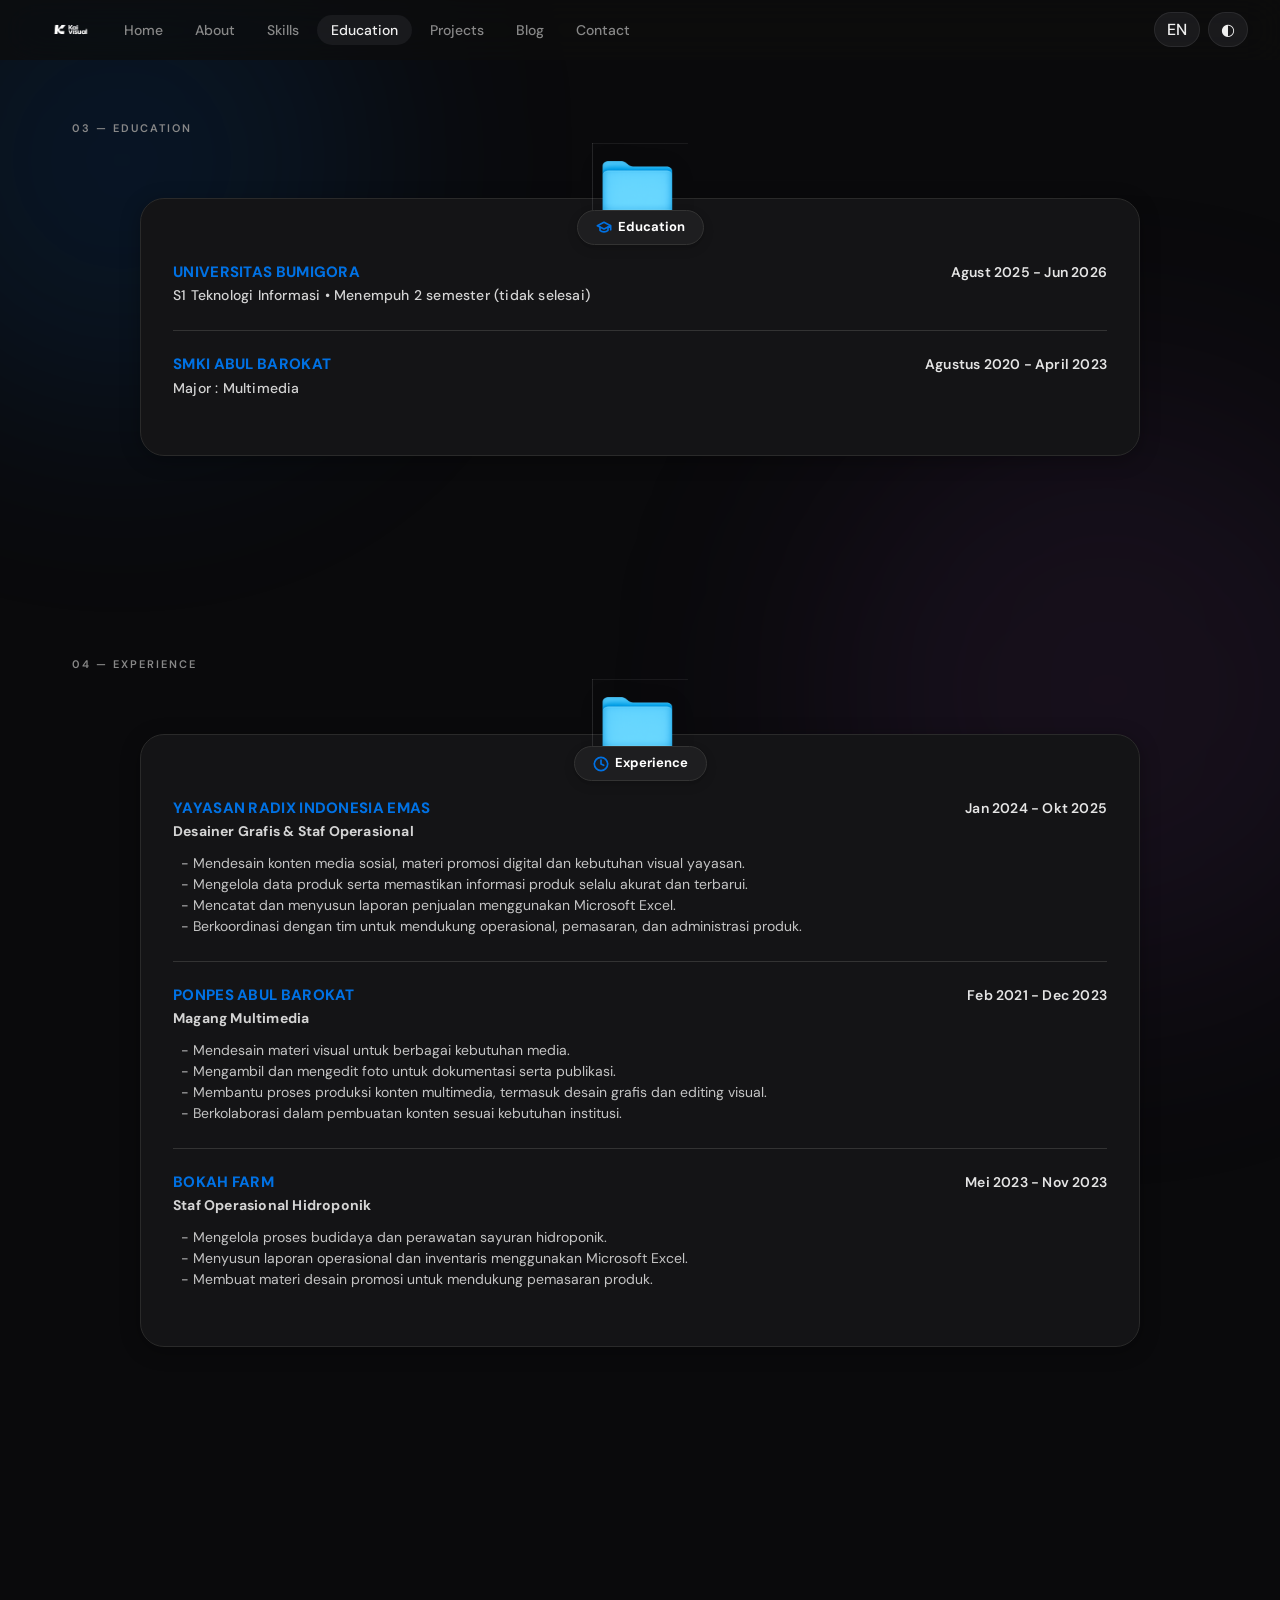
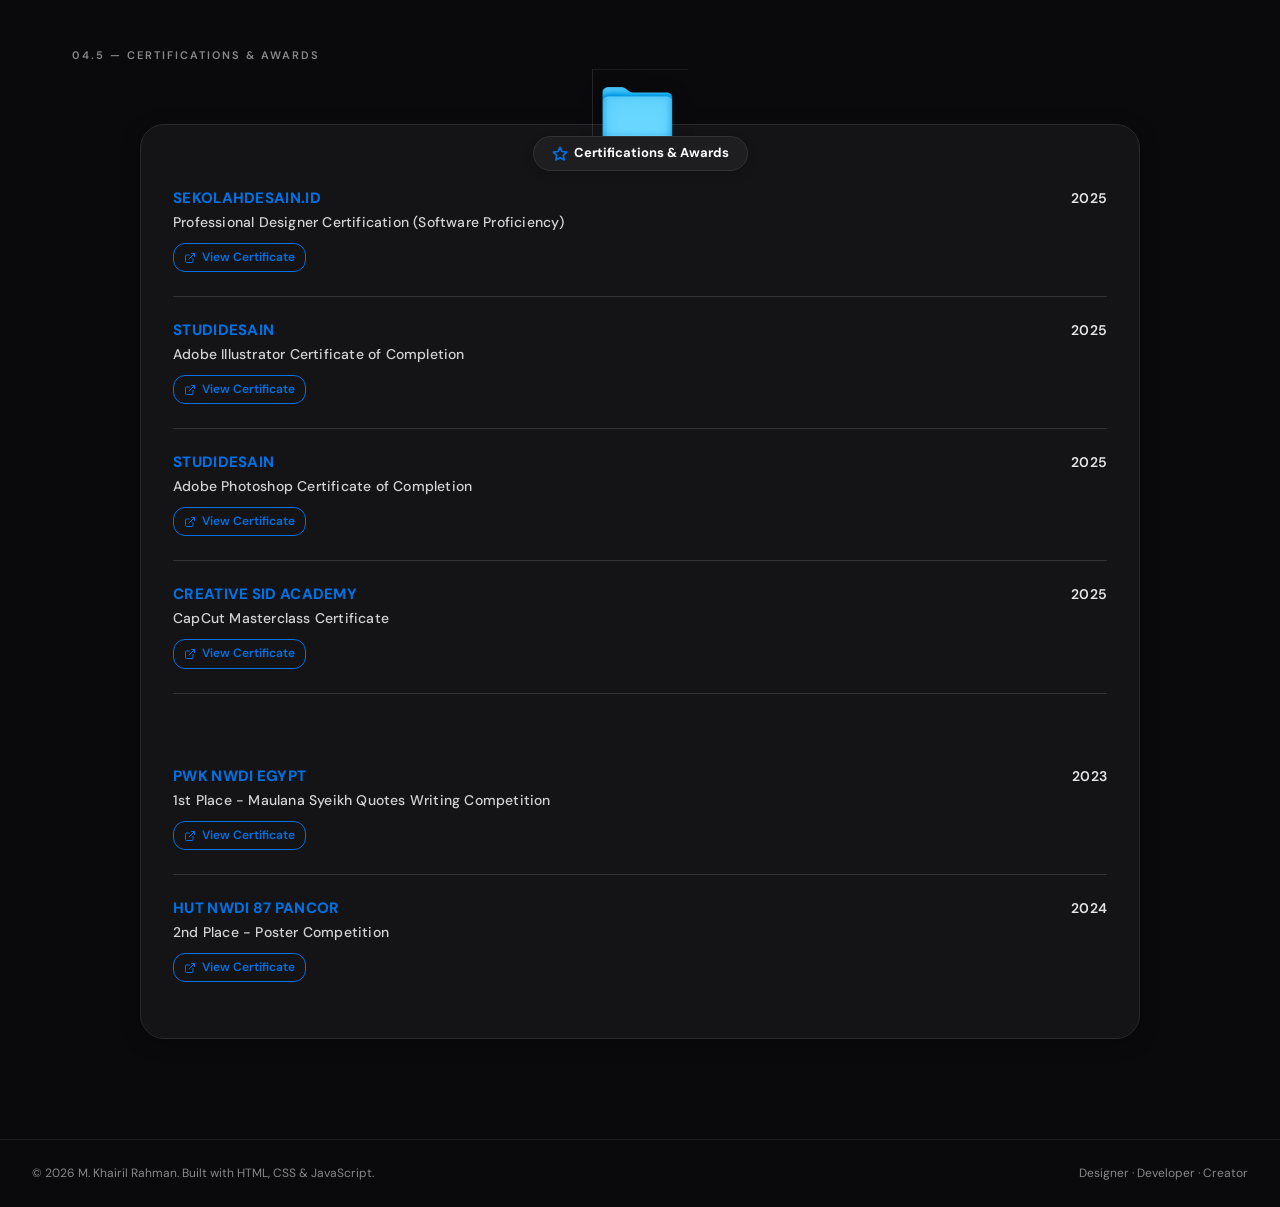
<file: port/all-about-me.html>
<!DOCTYPE html>
<html lang="en">

<head>
  <meta charset="UTF-8" />
  <meta name="viewport" content="width=device-width, initial-scale=1.0" />
  <title>M. Khairil Rahman — Portfolio 2026</title>
  <link rel="preconnect" href="https://fonts.googleapis.com" />
  <link rel="preconnect" href="https://fonts.gstatic.com" crossorigin />
  <link
    href="https://fonts.googleapis.com/css2?family=DM+Sans:ital,opsz,wght@0,9..40,300;0,9..40,400;0,9..40,500;0,9..40,700;1,9..40,400;1,9..40,700&family=DM+Serif+Display:ital@0;1&display=swap"
    rel="stylesheet" />
  <link rel="stylesheet" href="style.css" />
</head>

<body class="dark">

  <!-- NAVBAR -->
  <nav class="navbar" id="navbar">
    <a href="index.html#home" class="nav-logo">
      <img src="assets/icon%20apps/kaivisual%20New%20Logo-07.png" alt="Logo" />
    </a>
    <ul class="nav-links">
      <li><a href="index.html#home" class="nav-link" data-i18n="nav.home">Home</a></li>
      <li><a href="index.html#about" class="nav-link" data-i18n="nav.about">About</a></li>
      <li><a href="index.html#skills" class="nav-link" data-i18n="nav.skills">Skills</a></li>
      <li><a href="#education" class="nav-link active" data-i18n="nav.education">Education</a></li>
      <li><a href="index.html#projects" class="nav-link" data-i18n="nav.projects">Projects</a></li>
      <li><a href="index.html#blog" class="nav-link" data-i18n="nav.blog">Blog</a></li>
      <li><a href="index.html#contact" class="nav-link" data-i18n="nav.contact">Contact</a></li>
    </ul>
    <div style="display: flex; gap: 8px; align-items: center; margin-left: auto;">
      <button class="lang-toggle" id="langToggle" aria-label="Toggle language">ID</button>
      <button class="dark-toggle" id="darkToggle" aria-label="Toggle dark mode">
        <span class="toggle-icon">◐</span>
      </button>
      <button class="hamburger" id="hamburger" aria-label="Menu" style="margin-left: 8px;">
        <span></span><span></span><span></span>
      </button>
    </div>
  </nav>



  <!-- EDUCATION SECTION -->
  <section class="experience" id="education" style="padding-top: 120px;">
    <div class="section-label reveal" data-i18n="edu.title">03 — Education</div>

    <div class="single-folder-container reveal">
      <div class="folder-card-wrapper">
        <div class="folder-tab-header">
          <img src="assets/icon apps/folder.png" alt="Folder Tab" class="folder-tab-image" />
          <div class="folder-tab-label">
            <span class="tab-icon">
              <svg viewBox="0 0 24 24" width="16" height="16" fill="none" stroke="currentColor" stroke-width="2.5"
                stroke-linecap="round" stroke-linejoin="round">
                <path d="M22 10v6M2 10l10-5 10 5-10 5z"></path>
                <path d="M6 12v5c3 3 9 3 12 0v-5"></path>
              </svg>
            </span>
            Education
          </div>
        </div>

        <div class="folder-card-body">
          <div class="exp-table-row">
            <div class="exp-details-col">
              <div class="exp-company">Universitas Bumigora</div>
              <div class="exp-role" style="text-transform: none;">S1 Teknologi Informasi &bull; Menempuh 2 semester
                (tidak selesai)</div>
            </div>
            <div class="exp-date-col">Agust 2025 - Jun 2026</div>
          </div>
          <div class="exp-table-row">
            <div class="exp-details-col">
              <div class="exp-company">SMKI Abul Barokat</div>
              <div class="exp-role" style="text-transform: none;">Major : Multimedia</div>
            </div>
            <div class="exp-date-col">Agustus
              2020 - April 2023</div>
          </div>
        </div>
      </div>
    </div>
  </section>

  <!-- EXPERIENCE SECTION -->
  <section class="experience" id="experience">
    <div class="section-label reveal" data-i18n="exp.title">04 — Experience</div>

    <div class="single-folder-container reveal">
      <!-- FOLDER: EXPERIENCE -->
      <div class="folder-card-wrapper">
        <div class="folder-tab-header">
          <img src="assets/icon apps/folder.png" alt="Folder Tab" class="folder-tab-image" />
          <div class="folder-tab-label">
            <span class="tab-icon">
              <svg viewBox="0 0 24 24" width="16" height="16" fill="none" stroke="currentColor" stroke-width="2.5"
                stroke-linecap="round" stroke-linejoin="round">
                <circle cx="12" cy="12" r="10"></circle>
                <polyline points="12 6 12 12 16 14"></polyline>
              </svg>
            </span>
            Experience
          </div>
        </div>

        <div class="folder-card-body">
          <!-- Row 1 -->
          <div class="exp-table-row">
            <div class="exp-details-col">
              <div class="exp-company">Yayasan Radix Indonesia Emas</div>
              <div class="exp-role" style="text-transform: none; font-weight: bold; margin-bottom: 8px;">Desainer Grafis
                &amp; Staf Operasional</div>
              <ul
                style="margin: 0; padding-left: 20px; font-size: 14px; opacity: 0.8; line-height: 1.5; list-style-type: '- ';">
                <li>Mendesain konten media sosial, materi promosi digital dan kebutuhan visual yayasan.</li>
                <li>Mengelola data produk serta memastikan informasi produk selalu akurat dan terbarui.</li>
                <li>Mencatat dan menyusun laporan penjualan menggunakan Microsoft Excel.</li>
                <li>Berkoordinasi dengan tim untuk mendukung operasional, pemasaran, dan administrasi produk.</li>
              </ul>
            </div>
            <div class="exp-date-col">Jan 2024 - Okt 2025</div>
          </div>
          <!-- Row 2 -->
          <div class="exp-table-row">
            <div class="exp-details-col">
              <div class="exp-company">Ponpes Abul Barokat</div>
              <div class="exp-role" style="text-transform: none; font-weight: bold; margin-bottom: 8px;">Magang
                Multimedia</div>
              <ul
                style="margin: 0; padding-left: 20px; font-size: 14px; opacity: 0.8; line-height: 1.5; list-style-type: '- ';">
                <li>Mendesain materi visual untuk berbagai kebutuhan media.</li>
                <li>Mengambil dan mengedit foto untuk dokumentasi serta publikasi.</li>
                <li>Membantu proses produksi konten multimedia, termasuk desain grafis dan editing visual.</li>
                <li>Berkolaborasi dalam pembuatan konten sesuai kebutuhan institusi.</li>
              </ul>
            </div>
            <div class="exp-date-col">Feb 2021 - Dec 2023</div>
          </div>
          <!-- Row 3 -->
          <div class="exp-table-row">
            <div class="exp-details-col">
              <div class="exp-company">Bokah Farm</div>
              <div class="exp-role" style="text-transform: none; font-weight: bold; margin-bottom: 8px;">Staf
                Operasional Hidroponik</div>
              <ul
                style="margin: 0; padding-left: 20px; font-size: 14px; opacity: 0.8; line-height: 1.5; list-style-type: '- ';">
                <li>Mengelola proses budidaya dan perawatan sayuran hidroponik.</li>
                <li>Menyusun laporan operasional dan inventaris menggunakan Microsoft Excel.</li>
                <li>Membuat materi desain promosi untuk mendukung pemasaran produk.</li>
              </ul>
            </div>
            <div class="exp-date-col">Mei 2023 - Nov 2023</div>
          </div>
        </div>
      </div>
    </div>
  </section>

  <!-- CERTIFICATIONS & AWARDS SECTION -->
  <section class="experience" id="certifications" style="margin-top: 100px;">
    <div class="section-label reveal">04.5 — Certifications &amp; Awards</div>

    <div class="single-folder-container reveal">
      <div class="folder-card-wrapper">
        <div class="folder-tab-header">
          <img src="assets/icon apps/folder.png" alt="Folder Tab" class="folder-tab-image" />
          <div class="folder-tab-label">
            <span class="tab-icon">
              <svg viewBox="0 0 24 24" width="16" height="16" fill="none" stroke="currentColor" stroke-width="2.5"
                stroke-linecap="round" stroke-linejoin="round">
                <polygon
                  points="12 2 15.09 8.26 22 9.27 17 14.14 18.18 21.02 12 17.77 5.82 21.02 7 14.14 2 9.27 8.91 8.26 12 2">
                </polygon>
              </svg>
            </span>
            Certifications &amp; Awards
          </div>
        </div>

        <div class="folder-card-body">
          <!-- Cert 1 -->
          <div class="exp-table-row">
            <div class="exp-details-col">
              <div class="exp-company">SekolahDesain.id</div>
              <div class="exp-role" style="text-transform: none;">Professional Designer Certification (Software
                Proficiency)</div>
              <a href="https://drive.google.com/file/d/1e8yqchxCxrOLLAJW5EW491OZ12ApFSYV/view?usp=sharing"
                target="_blank" class="view-cert-btn"
                style="display: inline-flex; align-items: center; gap: 6px; margin-top: 8px; font-size: 12px; font-weight: 600; color: #0071e3; text-decoration: none; padding: 4px 10px; border: 1px solid #0071e3; border-radius: 12px; width: fit-content;">
                <svg width="12" height="12" viewBox="0 0 24 24" fill="none" stroke="currentColor" stroke-width="2"
                  stroke-linecap="round" stroke-linejoin="round">
                  <path d="M18 13v6a2 2 0 0 1-2 2H5a2 2 0 0 1-2-2V8a2 2 0 0 1 2-2h6"></path>
                  <polyline points="15 3 21 3 21 9"></polyline>
                  <line x1="10" y1="14" x2="21" y2="3"></line>
                </svg>
                View Certificate
              </a>
            </div>
            <div class="exp-date-col">2025</div>
          </div>
          <!-- Cert 2 -->
          <div class="exp-table-row">
            <div class="exp-details-col">
              <div class="exp-company">StudiDesain</div>
              <div class="exp-role" style="text-transform: none;">Adobe Illustrator Certificate of Completion</div>
              <a href="#" class="view-cert-btn"
                style="display: inline-flex; align-items: center; gap: 6px; margin-top: 8px; font-size: 12px; font-weight: 600; color: #0071e3; text-decoration: none; padding: 4px 10px; border: 1px solid #0071e3; border-radius: 12px; width: fit-content;">
                <svg width="12" height="12" viewBox="0 0 24 24" fill="none" stroke="currentColor" stroke-width="2"
                  stroke-linecap="round" stroke-linejoin="round">
                  <path d="M18 13v6a2 2 0 0 1-2 2H5a2 2 0 0 1-2-2V8a2 2 0 0 1 2-2h6"></path>
                  <polyline points="15 3 21 3 21 9"></polyline>
                  <line x1="10" y1="14" x2="21" y2="3"></line>
                </svg>
                View Certificate
              </a>
            </div>
            <div class="exp-date-col">2025</div>
          </div>
          <!-- Cert 3 -->
          <div class="exp-table-row">
            <div class="exp-details-col">
              <div class="exp-company">StudiDesain</div>
              <div class="exp-role" style="text-transform: none;">Adobe Photoshop Certificate of Completion</div>
              <a href="https://drive.google.com/file/d/1_SYDD5vtlv7Fv_yMnodeogTlEGJW26-6/view?usp=drive_link"
                target="_blank" class="view-cert-btn"
                style="display: inline-flex; align-items: center; gap: 6px; margin-top: 8px; font-size: 12px; font-weight: 600; color: #0071e3; text-decoration: none; padding: 4px 10px; border: 1px solid #0071e3; border-radius: 12px; width: fit-content;">
                <svg width="12" height="12" viewBox="0 0 24 24" fill="none" stroke="currentColor" stroke-width="2"
                  stroke-linecap="round" stroke-linejoin="round">
                  <path d="M18 13v6a2 2 0 0 1-2 2H5a2 2 0 0 1-2-2V8a2 2 0 0 1 2-2h6"></path>
                  <polyline points="15 3 21 3 21 9"></polyline>
                  <line x1="10" y1="14" x2="21" y2="3"></line>
                </svg>
                View Certificate
              </a>
            </div>
            <div class="exp-date-col">2025</div>
          </div>
          <!-- Cert 4 -->
          <div class="exp-table-row">
            <div class="exp-details-col">
              <div class="exp-company">Creative SID Academy</div>
              <div class="exp-role" style="text-transform: none;">CapCut Masterclass Certificate</div>
              <a href="https://drive.google.com/file/d/17FU4JgRET3nURm3svsICIbRwE8nDIgpw/view?usp=sharing"
                target="_blank" class="view-cert-btn"
                style="display: inline-flex; align-items: center; gap: 6px; margin-top: 8px; font-size: 12px; font-weight: 600; color: #0071e3; text-decoration: none; padding: 4px 10px; border: 1px solid #0071e3; border-radius: 12px; width: fit-content;">
                <svg width="12" height="12" viewBox="0 0 24 24" fill="none" stroke="currentColor" stroke-width="2"
                  stroke-linecap="round" stroke-linejoin="round">
                  <path d="M18 13v6a2 2 0 0 1-2 2H5a2 2 0 0 1-2-2V8a2 2 0 0 1 2-2h6"></path>
                  <polyline points="15 3 21 3 21 9"></polyline>
                  <line x1="10" y1="14" x2="21" y2="3"></line>
                </svg>
                View Certificate
              </a>
            </div>
            <div class="exp-date-col">2025</div>
          </div>

          <div style="margin: 32px 0 16px; height: 1.5px; background: #111; opacity: 0.2;"></div>

          <!-- Award 1 -->
          <div class="exp-table-row">
            <div class="exp-details-col">
              <div class="exp-company">PWK NWDI Egypt</div>
              <div class="exp-role" style="text-transform: none;">1st Place - Maulana Syeikh Quotes Writing Competition
              </div>
              <a href="https://drive.google.com/file/d/18_DrMlpwb7f4XQkw9xmH7hGm4e32XyQ9/view?usp=sharing"
                target="_blank" class="view-cert-btn"
                style="display: inline-flex; align-items: center; gap: 6px; margin-top: 8px; font-size: 12px; font-weight: 600; color: #0071e3; text-decoration: none; padding: 4px 10px; border: 1px solid #0071e3; border-radius: 12px; width: fit-content;">
                <svg width="12" height="12" viewBox="0 0 24 24" fill="none" stroke="currentColor" stroke-width="2"
                  stroke-linecap="round" stroke-linejoin="round">
                  <path d="M18 13v6a2 2 0 0 1-2 2H5a2 2 0 0 1-2-2V8a2 2 0 0 1 2-2h6"></path>
                  <polyline points="15 3 21 3 21 9"></polyline>
                  <line x1="10" y1="14" x2="21" y2="3"></line>
                </svg>
                View Certificate
              </a>
            </div>
            <div class="exp-date-col">2023</div>
          </div>
          <!-- Award 2 -->
          <div class="exp-table-row">
            <div class="exp-details-col">
              <div class="exp-company">HUT NWDI 87 Pancor</div>
              <div class="exp-role" style="text-transform: none;">2nd Place - Poster Competition</div>
              <a href="#" class="view-cert-btn"
                style="display: inline-flex; align-items: center; gap: 6px; margin-top: 8px; font-size: 12px; font-weight: 600; color: #0071e3; text-decoration: none; padding: 4px 10px; border: 1px solid #0071e3; border-radius: 12px; width: fit-content;">
                <svg width="12" height="12" viewBox="0 0 24 24" fill="none" stroke="currentColor" stroke-width="2"
                  stroke-linecap="round" stroke-linejoin="round">
                  <path d="M18 13v6a2 2 0 0 1-2 2H5a2 2 0 0 1-2-2V8a2 2 0 0 1 2-2h6"></path>
                  <polyline points="15 3 21 3 21 9"></polyline>
                  <line x1="10" y1="14" x2="21" y2="3"></line>
                </svg>
                View Certificate
              </a>
            </div>
            <div class="exp-date-col">2024</div>
          </div>
        </div>
      </div>
    </div>
  </section>

  <!-- FOOTER -->
  <footer class="footer">
    <span>© 2026 M. Khairil Rahman. Built with HTML, CSS &amp; JavaScript.</span>
    <span class="footer-role">Designer · Developer · Creator</span>
  </footer>

  <script src="lang.js"></script>
  <script src="script.js"></script>
</body>

</html>
</file>
<file: port/style.css>
/* ===========================
   CSS VARIABLES
=========================== */
:root {
  --white: #ffffff;
  --off-white: #f5f5f7;
  --gray-50: #fafafa;
  --gray-100: #f0f0f0;
  --gray-200: #e5e5e5;
  --gray-300: #d4d4d4;
  --gray-400: #a3a3a3;
  --gray-500: #737373;
  --gray-700: #404040;
  --gray-900: #171717;
  --black: #0a0a0a;
  --blue: #0071e3;
  --blue-light: #2997ff;
  --blue-muted: #cce4ff;

  --bg: #fdfdfd;
  --surface: rgba(255, 255, 255, 0.4);
  --surface-2: rgba(255, 255, 255, 0.6);
  --border: rgba(255, 255, 255, 0.5);
  --glass-border: rgba(255, 255, 255, 0.7);
  --text: var(--gray-900);
  --text-muted: var(--gray-500);
  --window-bg: rgba(255, 255, 255, 0.25);
  --glass-blur: blur(24px);

  --radius-sm: 8px;
  --radius-md: 14px;
  --radius-lg: 20px;
  --radius-xl: 28px;

  --shadow-sm: 0 1px 3px rgba(0, 0, 0, 0.04), 0 1px 2px rgba(0, 0, 0, 0.02);
  --shadow-md: 0 4px 16px rgba(0, 0, 0, 0.06), 0 1px 4px rgba(0, 0, 0, 0.03);
  --shadow-lg: 0 12px 40px rgba(0, 0, 0, 0.08), 0 2px 8px rgba(0, 0, 0, 0.04);
  --shadow-window: 0 20px 60px rgba(0, 0, 0, 0.08), 0 4px 16px rgba(0, 0, 0, 0.04);
  --glass-shadow: 0 8px 32px 0 rgba(31, 38, 135, 0.07);

  --font-sans: 'DM Sans', sans-serif;
  --font-serif: 'DM Serif Display', serif;

  --nav-h: 60px;
  --transition: 0.3s cubic-bezier(0.4, 0, 0.2, 1);
}

/* DARK MODE */
body.dark {
  --bg: #0a0a0c;
  --surface: rgba(30, 30, 35, 0.4);
  --surface-2: rgba(40, 40, 45, 0.5);
  --border: rgba(255, 255, 255, 0.08);
  --glass-border: rgba(255, 255, 255, 0.12);
  --text: #f0f0f0;
  --text-muted: #888888;
  --window-bg: rgba(20, 20, 25, 0.35);
  --shadow-window: 0 20px 60px rgba(0, 0, 0, 0.5), 0 4px 16px rgba(0, 0, 0, 0.3);
  --glass-shadow: 0 8px 32px 0 rgba(0, 0, 0, 0.3);
}

/* ===========================
   RESET & BASE
=========================== */
*,
*::before,
*::after {
  box-sizing: border-box;
  margin: 0;
  padding: 0;
}

html {
  scroll-behavior: smooth;
  font-size: 16px;
  -webkit-font-smoothing: antialiased;
}

body {
  font-family: var(--font-sans);
  background: var(--bg);
  color: var(--text);
  line-height: 1.6;
  transition: background var(--transition), color var(--transition);
  overflow-x: hidden;
  position: relative;
}

/* LIQUID GLASS ORBS */
body::before,
body::after {
  content: '';
  position: fixed;
  border-radius: 50%;
  filter: blur(120px);
  z-index: -1;
  opacity: 0.6;
  pointer-events: none;
  transition: opacity var(--transition), background var(--transition);
}

body::before {
  width: 500px;
  height: 500px;
  background: rgba(0, 113, 227, 0.15);
  top: -10%;
  left: -10%;
}

body::after {
  width: 600px;
  height: 600px;
  background: rgba(255, 95, 87, 0.1);
  bottom: -10%;
  right: -10%;
}

body.dark::before {
  background: rgba(0, 113, 227, 0.25);
  opacity: 0.5;
}

body.dark::after {
  background: rgba(142, 68, 173, 0.2);
  opacity: 0.5;
}

a {
  text-decoration: none;
  color: inherit;
}

ul {
  list-style: none;
}

img {
  display: block;
  max-width: 100%;
}

/* ===========================
   NAVBAR
=========================== */
.navbar {
  position: fixed;
  top: 0;
  left: 0;
  right: 0;
  z-index: 1000;
  height: var(--nav-h);
  display: flex;
  align-items: center;
  justify-content: space-between;
  padding: 0 32px;
  background: rgba(255, 255, 255, 0.72);
  backdrop-filter: blur(20px) saturate(180%);
  -webkit-backdrop-filter: blur(20px) saturate(180%);
  border-bottom: 1px solid var(--border);
  transition: background var(--transition), border-color var(--transition);
}

body.dark .navbar {
  background: rgba(13, 13, 13, 0.80);
}

.nav-logo {
  display: flex;
  align-items: center;
  text-decoration: none;
}

.nav-logo img {
  height: 44px;
  width: auto;
  object-fit: contain;
  display: block;
}

.nav-links {
  display: flex;
  gap: 4px;
}

.nav-link {
  font-size: 14px;
  font-weight: 500;
  color: var(--text-muted);
  padding: 6px 14px;
  border-radius: 20px;
  transition: color var(--transition), background var(--transition);
}

.nav-link:hover,
.nav-link.active {
  color: var(--text);
  background: var(--surface-2);
}

.dark-toggle, .lang-toggle {
  background: var(--surface-2);
  border: 1px solid var(--border);
  border-radius: 20px;
  padding: 6px 12px;
  font-size: 16px;
  cursor: pointer;
  color: var(--text);
  transition: background var(--transition);
  font-weight: 500;
  font-family: inherit;
}

.dark-toggle:hover, .lang-toggle:hover {
  background: var(--gray-200);
}

body.dark .dark-toggle:hover, body.dark .lang-toggle:hover {
  background: var(--surface);
}

.hamburger {
  display: none;
  flex-direction: column;
  gap: 5px;
  background: none;
  border: none;
  cursor: pointer;
  padding: 4px;
}

.hamburger span {
  display: block;
  width: 22px;
  height: 2px;
  background: var(--text);
  border-radius: 2px;
  transition: var(--transition);
}

/* ===========================
   SECTION LABEL
=========================== */
.section-label {
  font-size: 11px;
  font-weight: 600;
  letter-spacing: 2px;
  text-transform: uppercase;
  color: var(--text-muted);
  margin-bottom: 32px;
}

.section-title {
  font-family: var(--font-serif);
  font-size: clamp(36px, 5vw, 60px);
  font-weight: 400;
  letter-spacing: -1px;
  margin-bottom: 48px;
  color: var(--text);
}

/* ===========================
   HERO SECTION
=========================== */
.hero {
  min-height: 100vh;
  display: flex;
  flex-direction: column;
  align-items: center;
  justify-content: center;
  padding: calc(var(--nav-h) + 40px) 32px 60px;
  text-align: center;
  position: relative;
  overflow: hidden;
}

.hero::before {
  content: '';
  position: absolute;
  inset: 0;
  background: radial-gradient(ellipse 800px 600px at 50% 40%, rgba(0, 113, 227, 0.05) 0%, transparent 70%);
  pointer-events: none;
}

.hero-center {
  position: relative;
  display: flex;
  align-items: center;
  justify-content: center;
  margin-bottom: 48px;
}

.hero-image-wrapper {
  position: relative;
  display: flex;
  align-items: center;
  justify-content: center;
  max-width: 1000px;
  width: 100%;
}

.hero-image {
  width: 100%;
  height: auto;
  object-fit: contain;
  /* subtle float animation for the new hero image */
  animation: floatImg 6s ease-in-out infinite;
  filter: drop-shadow(0 12px 32px rgba(0, 0, 0, 0.08));
}

.hero-image.dark-img {
  display: none;
}

body.dark .hero-image {
  filter: drop-shadow(0 12px 32px rgba(255, 255, 255, 0.04));
}

body.dark .hero-image.light-img {
  display: none;
}

body.dark .hero-image.dark-img {
  display: block;
}

@keyframes floatImg {
  0% {
    transform: translateY(0);
  }

  50% {
    transform: translateY(-10px);
  }

  100% {
    transform: translateY(0);
  }
}

.hero-cta {
  display: flex;
  gap: 12px;
  flex-wrap: wrap;
  justify-content: center;
  margin-bottom: 32px;
}

.hero-sub {
  font-size: 13px;
  color: var(--text-muted);
  display: flex;
  gap: 10px;
  align-items: center;
}

.sep {
  color: var(--gray-300);
}

/* ===========================
   BUTTONS
=========================== */
.btn {
  display: inline-flex;
  align-items: center;
  gap: 6px;
  padding: 12px 24px;
  border-radius: 30px;
  font-family: var(--font-sans);
  font-size: 14px;
  font-weight: 600;
  cursor: pointer;
  border: none;
  transition: transform var(--transition), box-shadow var(--transition), background var(--transition);
}

.btn-primary {
  background: var(--blue);
  color: #fff;
  box-shadow: 0 4px 14px rgba(0, 113, 227, 0.35);
}

.btn-primary:hover {
  background: var(--blue-light);
  transform: translateY(-2px);
  box-shadow: 0 8px 20px rgba(0, 113, 227, 0.4);
}

.btn-ghost {
  background: var(--surface);
  color: var(--text);
  border: 1px solid var(--border);
}

.btn-ghost:hover {
  background: var(--surface-2);
  transform: translateY(-2px);
}

/* ===========================
   MACOS WINDOW
=========================== */
.macos-window {
  background: var(--window-bg);
  border: 1px solid var(--glass-border);
  border-radius: var(--radius-xl);
  box-shadow: var(--shadow-window), var(--glass-shadow);
  backdrop-filter: var(--glass-blur);
  -webkit-backdrop-filter: var(--glass-blur);
  overflow: hidden;
  transition: background var(--transition), border-color var(--transition);
}

.window-bar {
  display: flex;
  align-items: center;
  gap: 12px;
  padding: 14px 20px;
  border-bottom: 1px solid var(--border);
  background: var(--surface);
}

.traffic-lights {
  display: flex;
  gap: 6px;
}

.tl {
  width: 12px;
  height: 12px;
  border-radius: 50%;
  display: block;
}

.tl.red {
  background: #ff5f57;
}

.tl.yellow {
  background: #febc2e;
}

.tl.green {
  background: #28c840;
}

.window-title {
  font-size: 12px;
  color: var(--text-muted);
  font-weight: 500;
}

.window-body {
  padding: 32px;
}

/* ===========================
   ABOUT SECTION
=========================== */
.about {
  padding: 100px 32px;
  max-width: 1200px;
  margin: 0 auto;
}

.about-body {
  display: grid;
  grid-template-columns: 1fr 1fr;
  gap: 48px;
  align-items: start;
}

.photo-frame {
  margin-bottom: 24px;
}

.photo-placeholder {
  position: relative;
  width: 100%;
  aspect-ratio: 5 / 6;
  background: var(--surface-2);
  border: 2px solid var(--blue);
  border-radius: var(--radius-sm);
  display: flex;
  align-items: center;
  justify-content: center;
}

/* Selection handles */
.photo-handle {
  position: absolute;
  width: 8px;
  height: 8px;
  border: 2px solid var(--blue);
  background: var(--white);
}

.photo-handle.top-left {
  top: -5px;
  left: -5px;
}

.photo-handle.top-right {
  top: -5px;
  right: -5px;
}

.photo-handle.bottom-left {
  bottom: -5px;
  left: -5px;
}

.photo-handle.bottom-right {
  bottom: -5px;
  right: -5px;
}

.profile-photo {
  width: 100%;
  height: 100%;
  object-fit: cover;
  border-radius: calc(var(--radius-sm) - 2px);
  user-select: none;
  filter: grayscale(10%) contrast(1.1);
  /* minor enhancement for the photo */
}

.about-text {
  font-size: 15px;
  line-height: 1.75;
  color: var(--text-muted);
  margin-top: 24px;
}

.hello-card {
  background: var(--surface);
  border: 1px solid var(--glass-border);
  border-radius: var(--radius-lg);
  padding: 24px 32px;
  display: flex;
  align-items: center;
  gap: 20px;
  margin-bottom: 16px;
  box-shadow: var(--glass-shadow);
  backdrop-filter: var(--glass-blur);
  -webkit-backdrop-filter: var(--glass-blur);
}

.memoji {
  font-size: 56px;
  line-height: 1;
}

.hello-text {
  font-family: var(--font-sans);
  font-weight: 800;
  font-size: 32px;
  letter-spacing: -1px;
  color: var(--text);
}

.bio-card {
  background: var(--surface);
  border: 1px solid var(--glass-border);
  border-radius: var(--radius-lg);
  overflow: hidden;
  box-shadow: var(--glass-shadow);
  backdrop-filter: var(--glass-blur);
  -webkit-backdrop-filter: var(--glass-blur);
}

.bio-row {
  display: grid;
  grid-template-columns: 120px 1fr;
  align-items: center;
  padding: 14px 20px;
  border-bottom: 1px solid var(--border);
  gap: 12px;
}

.bio-row:last-child {
  border-bottom: none;
}

.bio-label {
  font-weight: 700;
  font-style: italic;
  font-size: 14px;
  color: var(--text);
}

.bio-value {
  font-size: 13px;
  color: var(--text-muted);
}

.bio-value.highlight {
  color: var(--blue);
  font-weight: 600;
  background: var(--blue-muted);
  padding: 3px 10px;
  border-radius: 20px;
  display: inline-block;
}

body.dark .bio-value.highlight {
  background: rgba(0, 113, 227, 0.15);
}

/* ===========================
   SKILLS SECTION
=========================== */
.skills {
  padding: 100px 32px;
  max-width: 1200px;
  margin: 0 auto;
}

.skills-grid {
  display: grid;
  grid-template-columns: repeat(3, 1fr);
  gap: 16px;
}

.skill-card {
  background: var(--window-bg);
  border: 1px solid var(--glass-border);
  border-radius: var(--radius-lg);
  padding: 28px 24px;
  box-shadow: var(--glass-shadow);
  backdrop-filter: var(--glass-blur);
  -webkit-backdrop-filter: var(--glass-blur);
  transition: transform var(--transition), box-shadow var(--transition), border-color var(--transition);
  animation-delay: var(--delay);
}

.skill-card:hover {
  transform: translateY(-4px);
  box-shadow: var(--shadow-md);
  border-color: var(--gray-300);
}

body.dark .skill-card:hover {
  border-color: #3a3a3a;
}

.skill-icon {
  font-size: 20px;
  color: var(--blue);
  margin-bottom: 14px;
  display: block;
}

.skill-card h3 {
  font-size: 15px;
  font-weight: 700;
  margin-bottom: 8px;
  color: var(--text);
}

.skill-card p {
  font-size: 13px;
  color: var(--text-muted);
  line-height: 1.6;
  margin-bottom: 16px;
}

.skill-bar {
  height: 3px;
  background: var(--surface-2);
  border-radius: 99px;
  overflow: hidden;
  margin-bottom: 6px;
}

.skill-fill {
  height: 100%;
  width: var(--pct);
  background: var(--blue);
  border-radius: 99px;
  animation: growBar 1s 0.5s cubic-bezier(0.4, 0, 0.2, 1) both;
}

@keyframes growBar {
  from {
    width: 0;
  }

  to {
    width: var(--pct);
  }
}

.skill-pct {
  font-size: 11px;
  color: var(--text-muted);
  font-weight: 600;
}

/* ===========================
   EDUCATION SECTION
=========================== */
.education {
  padding: 100px 32px;
  max-width: 1200px;
  margin: 0 auto;
}

.edu-body {
  padding: 40px 40px 32px;
}

.edu-heading {
  font-family: var(--font-sans);
  font-size: clamp(28px, 4vw, 44px);
  font-weight: 800;
  font-style: italic;
  letter-spacing: -1px;
  margin-bottom: 20px;
  color: var(--text);
}

.edu-divider {
  height: 1px;
  background: var(--border);
  margin: 0;
}

.edu-row {
  display: flex;
  align-items: center;
  justify-content: space-between;
  padding: 20px 0;
}

.edu-left {
  display: flex;
  align-items: center;
  gap: 16px;
}

.edu-num {
  font-size: 12px;
  color: var(--text-muted);
  font-weight: 500;
  min-width: 36px;
}

.edu-year {
  font-size: 13px;
  color: var(--text-muted);
  font-weight: 500;
}

.edu-right {
  text-align: right;
}

.edu-school {
  display: block;
  font-size: 14px;
  font-weight: 700;
  color: var(--blue);
  letter-spacing: 0.5px;
}

.edu-major {
  display: block;
  font-size: 12px;
  color: var(--text-muted);
  letter-spacing: 1px;
  margin-top: 2px;
}

/* ===========================
   EXPERIENCE SECTION
=========================== */
.experience {
  padding: 100px 32px;
  max-width: 1200px;
  margin: 0 auto;
}

.exp-window .window-bar {
  justify-content: flex-start;
  gap: 16px;
}

.exp-folder-label {
  display: flex;
  align-items: center;
  gap: 6px;
  font-size: 13px;
  color: var(--text-muted);
  font-weight: 500;
  font-style: italic;
  font-weight: 700;
}

.folder-mini {
  font-size: 18px;
}

.exp-body {
  padding: 32px;
}

.exp-grid {
  display: grid;
  grid-template-columns: repeat(2, 1fr);
  gap: 1px;
  background: var(--border);
  border-radius: var(--radius-md);
  overflow: hidden;
}

.exp-item {
  background: var(--window-bg);
  padding: 28px 24px;
  backdrop-filter: var(--glass-blur);
  -webkit-backdrop-filter: var(--glass-blur);
  transition: background var(--transition);
  animation-delay: var(--delay);
}

.exp-item:hover {
  background: var(--surface);
}

.exp-tag {
  display: inline-block;
  font-size: 11px;
  font-weight: 700;
  color: var(--blue);
  letter-spacing: 2px;
  margin-bottom: 12px;
}

.exp-item h3 {
  font-size: 15px;
  font-weight: 700;
  margin-bottom: 8px;
  color: var(--text);
}

.exp-item p {
  font-size: 13px;
  color: var(--text-muted);
  line-height: 1.65;
  margin-bottom: 14px;
}

.exp-period {
  font-size: 11px;
  font-weight: 600;
  color: var(--gray-400);
  letter-spacing: 1px;
}

/* ===========================
   PROJECTS SECTION
=========================== */
.projects {
  padding: 100px 32px;
  max-width: 1200px;
  margin: 0 auto;
}

.gallery-header {
  display: flex;
  align-items: flex-end;
  justify-content: space-between;
  margin-bottom: 40px;
}

.gallery-title-wrapper {
  max-width: 600px;
}

.gallery-title {
  font-family: var(--font-sans);
  font-size: clamp(28px, 4vw, 44px);
  font-weight: 500;
  color: var(--text);
  margin-bottom: 16px;
}

.gallery-desc {
  font-size: 15px;
  line-height: 1.6;
  color: var(--text-muted);
}

.gallery-controls {
  display: flex;
  gap: 8px;
}

.btn-icon {
  display: inline-flex;
  align-items: center;
  justify-content: center;
  width: 40px;
  height: 40px;
  border-radius: 50%;
  background: var(--surface);
  border: 1px solid var(--border);
  color: var(--text);
  cursor: pointer;
  transition: background var(--transition), color var(--transition);
}

.btn-icon:hover:not(:disabled) {
  background: var(--surface-2);
}

.btn-icon:disabled {
  opacity: 0.5;
  cursor: not-allowed;
}

@media (max-width: 768px) {
  .hidden-mobile {
    display: none;
  }
}

.carousel-wrapper {
  position: relative;
  width: 100%;
}

.carousel-container {
  display: flex;
  overflow-x: auto;
  scroll-snap-type: x mandatory;
  scroll-behavior: smooth;
  gap: 20px;
  padding-bottom: 20px;
  scrollbar-width: none;
  -ms-overflow-style: none;
}

.carousel-container::-webkit-scrollbar {
  display: none;
}

.carousel-item {
  flex: 0 0 auto;
  scroll-snap-align: start;
  width: 320px;
}

@media (min-width: 1024px) {
  .carousel-item {
    width: 360px;
  }
}

.carousel-link {
  display: block;
  text-decoration: none;
  border-radius: var(--radius-xl);
  overflow: hidden;
  position: relative;
}

.carousel-card {
  position: relative;
  width: 100%;
  aspect-ratio: 5 / 4;
  border-radius: var(--radius-xl);
  overflow: hidden;
  background: var(--surface);
}

@media (min-width: 1024px) {
  .carousel-card {
    aspect-ratio: 16 / 9;
    min-height: 27rem;
  }
}

.carousel-img {
  position: absolute;
  top: 0;
  left: 0;
  width: 100%;
  height: 100%;
  object-fit: cover;
  transition: transform 0.5s ease;
}

.carousel-link:hover .carousel-img {
  transform: scale(1.05);
}

.carousel-overlay {
  position: absolute;
  inset: 0;
  background: linear-gradient(to top, rgba(0, 0, 0, 0.9) 0%, rgba(0, 0, 0, 0.4) 50%, transparent 100%);
  mix-blend-mode: multiply;
  z-index: 1;
}

.carousel-content {
  position: absolute;
  bottom: 0;
  left: 0;
  right: 0;
  padding: 24px;
  z-index: 2;
  display: flex;
  flex-direction: column;
  color: #fff;
}

@media (min-width: 768px) {
  .carousel-content {
    padding: 32px;
  }
}

.carousel-title {
  font-size: 18px;
  font-weight: 600;
  margin-bottom: 12px;
  line-height: 1.3;
}

.carousel-desc {
  font-size: 14px;
  opacity: 0.9;
  margin-bottom: 24px;
  display: -webkit-box;
  -webkit-line-clamp: 2;
  -webkit-box-orient: vertical;
  overflow: hidden;
  line-height: 1.5;
}

.carousel-readmore {
  display: flex;
  align-items: center;
  font-size: 14px;
  font-weight: 500;
  gap: 8px;
}

.carousel-readmore svg {
  transition: transform 0.3s ease;
}

.carousel-link:hover .carousel-readmore svg {
  transform: translateX(4px);
}

.carousel-dots {
  display: flex;
  justify-content: center;
  gap: 8px;
  margin-top: 32px;
}

.carousel-dot {
  width: 8px;
  height: 8px;
  border-radius: 50%;
  background: var(--blue);
  opacity: 0.2;
  cursor: pointer;
  border: none;
  transition: opacity 0.3s ease;
  padding: 0;
}

.carousel-dot.active {
  opacity: 1;
}

/* ===========================
   TOOLS SECTION
=========================== */
.tools-section {
  padding: 60px 32px 100px;
  max-width: 1200px;
  margin: 0 auto;
}

.tools-wrap {
  display: flex;
  flex-wrap: wrap;
  gap: 10px;
}

.tool-pill {
  display: inline-flex;
  align-items: center;
  padding: 10px 20px;
  background: var(--surface);
  border: 1px solid var(--border);
  border-radius: 30px;
  font-size: 13px;
  font-weight: 600;
  color: var(--text-muted);
  transition: background var(--transition), color var(--transition), border-color var(--transition), transform var(--transition);
  cursor: default;
}

.tool-pill:hover {
  background: var(--blue);
  color: #fff;
  border-color: var(--blue);
  transform: translateY(-2px);
}

/* ===========================
   CONTACT SECTION
=========================== */
.contact {
  padding: 100px 32px;
  max-width: 1200px;
  margin: 0 auto;
}

.contact-layout {
  display: grid;
  grid-template-columns: 1fr 1.4fr;
  gap: 60px;
  align-items: start;
}

.contact-heading {
  font-family: var(--font-serif);
  font-size: clamp(44px, 6vw, 80px);
  font-weight: 400;
  line-height: 1.05;
  letter-spacing: -2px;
  margin-bottom: 20px;
  color: var(--text);
}

.contact-heading em {
  color: var(--blue);
  font-style: italic;
}

.contact-sub {
  font-size: 14px;
  color: var(--text-muted);
  line-height: 1.7;
  max-width: 320px;
}

.contact-window .window-body {
  padding: 24px;
}

.contact-links {
  display: flex;
  flex-direction: column;
  gap: 2px;
  margin-bottom: 20px;
}

.contact-link {
  display: grid;
  grid-template-columns: 28px 80px 1fr;
  align-items: center;
  gap: 8px;
  padding: 12px 14px;
  border-radius: var(--radius-sm);
  transition: background var(--transition);
}

.contact-link:hover {
  background: var(--surface);
}

.cl-icon {
  font-size: 16px;
  color: var(--blue);
  text-align: center;
}

.cl-label {
  font-size: 12px;
  font-weight: 700;
  color: var(--text-muted);
  text-transform: uppercase;
  letter-spacing: 1px;
}

.cl-value {
  font-size: 13px;
  color: var(--text);
  font-weight: 500;
}

.contact-form {
  display: flex;
  flex-direction: column;
  gap: 10px;
  border-top: 1px solid var(--border);
  padding-top: 20px;
}

.form-row {
  display: grid;
  grid-template-columns: 1fr 1fr;
  gap: 10px;
}

.form-input {
  width: 100%;
  padding: 12px 16px;
  background: var(--surface);
  border: 1px solid var(--border);
  border-radius: var(--radius-sm);
  font-family: var(--font-sans);
  font-size: 13px;
  color: var(--text);
  outline: none;
  transition: border-color var(--transition), box-shadow var(--transition);
  resize: none;
}

.form-input::placeholder {
  color: var(--gray-400);
}

.form-input:focus {
  border-color: var(--blue);
  box-shadow: 0 0 0 3px rgba(0, 113, 227, 0.12);
}

.form-textarea {
  height: 100px;
  resize: none;
}

.btn-send {
  align-self: flex-end;
}

/* ===========================
   FOOTER
=========================== */
.footer {
  border-top: 1px solid var(--border);
  padding: 24px 32px;
  display: flex;
  align-items: center;
  justify-content: space-between;
  font-size: 12px;
  color: var(--text-muted);
}

/* ===========================
   REVEAL ANIMATION
=========================== */
.reveal {
  opacity: 0;
  transform: translateY(24px);
  transition: opacity 0.7s cubic-bezier(0.4, 0, 0.2, 1),
    transform 0.7s cubic-bezier(0.4, 0, 0.2, 1);
  transition-delay: var(--delay, 0ms);
}

.reveal.visible {
  opacity: 1;
  transform: translateY(0);
}

/* ===========================
   RESPONSIVE
=========================== */
@media (max-width: 1024px) {

  .skills-grid,
  .projects-grid {
    grid-template-columns: repeat(2, 1fr);
  }


  .contact-layout {
    grid-template-columns: 1fr;
    gap: 40px;
  }
}

@media (max-width: 768px) {

  .nav-links {
    display: none;
  }

  .hamburger {
    display: flex;
  }

  .nav-links.open {
    display: flex;
    flex-direction: column;
    position: fixed;
    top: var(--nav-h);
    left: 0;
    right: 0;
    background: var(--window-bg);
    border-bottom: 1px solid var(--border);
    padding: 16px 24px;
    gap: 4px;
    backdrop-filter: blur(20px) saturate(180%);
    -webkit-backdrop-filter: blur(20px) saturate(180%);
  }

  .skills-grid,
  .projects-grid,
  .exp-grid,
  .about-body {
    grid-template-columns: 1fr;
  }

  .edu-row {
    flex-direction: column;
    align-items: flex-start;
    gap: 8px;
  }

  .edu-right {
    text-align: left;
  }

  .form-row {
    grid-template-columns: 1fr;
  }

  .footer {
    flex-direction: column;
    gap: 8px;
    text-align: center;
  }

  .hero-title {
    font-size: clamp(40px, 14vw, 80px);
  }

  .folder-illustration {
    width: 240px;
    height: 200px;
  }

  .folder-front {
    height: 140px;
  }

  .folder-back {
    height: 170px;
  }

  .section-label {
    margin-bottom: 20px;
  }

  .about,
  .skills,
  .education,
  .experience,
  .projects,
  .tools-section,
  .contact {
    padding: 70px 20px;
  }

  .window-body {
    padding: 20px;
  }

  .edu-body {
    padding: 24px 20px;
  }
}

@media (max-width: 480px) {
  .hero {
    padding: calc(var(--nav-h) + 20px) 20px 40px;
  }

  .folder-illustration {
    width: 200px;
    height: 170px;
  }

  .folder-front {
    height: 120px;
  }

  .folder-back {
    height: 145px;
  }

  .hero-cta {
    flex-direction: column;
    align-items: center;
  }

  .contact-layout {
    grid-template-columns: 1fr;
  }

  .navbar {
    padding: 0 20px;
  }
}

/* ===========================
   RINGBOUND NOTEBOOK SECTION
=========================== */
.ring-notebook-ui {
  background: #fdfcf7;
  border-radius: 4px 4px 16px 16px;
  box-shadow: 0 1px 3px rgba(0, 0, 0, 0.05), 0 10px 30px rgba(0, 0, 0, 0.12), inset 0 1px 0 rgba(255, 255, 255, 0.8);
  max-width: 960px;
  margin: 60px auto 0;
  position: relative;
  padding: 40px 48px 48px;
  border: 1px solid rgba(0, 0, 0, 0.08);
  border-top: none;
}

body.dark .ring-notebook-ui {
  background: #141416;
  border-color: #2a2a2a;
  box-shadow: 0 10px 30px rgba(0, 0, 0, 0.5);
}

/* Binder Rings Container */
.binder-rings {
  position: absolute;
  top: -14px;
  left: 0;
  right: 0;
  display: flex;
  justify-content: space-evenly;
  padding: 0 120px;
  pointer-events: none;
}

.ring-wrapper {
  position: relative;
  width: 24px;
  height: 32px;
  display: flex;
  flex-direction: column;
  align-items: center;
}

/* The physical hole cut into the paper */
.ring-hole {
  position: absolute;
  top: 18px;
  width: 14px;
  height: 14px;
  background: #111;
  border-radius: 50%;
  box-shadow: inset 0 2px 4px rgba(0, 0, 0, 0.6), 0 1px 0 rgba(255, 255, 255, 0.5);
}

body.dark .ring-hole {
  background: #000;
  box-shadow: inset 0 2px 4px rgba(0, 0, 0, 0.8), 0 1px 0 rgba(255, 255, 255, 0.1);
}

/* The metallic ring arching over */
.binder-ring {
  position: absolute;
  top: 0;
  width: 10px;
  height: 28px;
  background: linear-gradient(to right, #8c8c8c 0%, #e6e6e6 30%, #ffffff 50%, #a6a6a6 80%, #595959 100%);
  border-radius: 5px;
  box-shadow: 2px 3px 5px rgba(0, 0, 0, 0.3), inset 0 -2px 4px rgba(0, 0, 0, 0.4);
  z-index: 2;
}

body.dark .binder-ring {
  background: linear-gradient(to right, #333 0%, #888 30%, #aaa 50%, #444 80%, #222 100%);
}

/* Two Columns Layout */
.notebook-body {
  margin-top: 16px;
}

.notebook-columns {
  display: grid;
  grid-template-columns: 1fr 1fr;
  gap: 48px;
}

@media (max-width: 768px) {
  .ring-notebook-ui {
    padding: 32px 24px 40px;
    margin-top: 40px;
  }

  .binder-rings {
    padding: 0 40px;
  }

  .notebook-columns {
    grid-template-columns: 1fr;
    gap: 32px;
  }
}

.notebook-col {
  display: flex;
  flex-direction: column;
}

.col-header {
  color: #0071e3;
  font-size: 14px;
  font-weight: 800;
  letter-spacing: 0.5px;
  text-align: center;
  margin-bottom: 8px;
  text-transform: uppercase;
}

.col-divider {
  height: 2px;
  background-color: #111;
  width: 100%;
  margin-bottom: 0;
}

body.dark .col-divider {
  background-color: #444;
}

.skills-list {
  list-style: none;
  padding: 0;
  margin: 0;
}

.skills-list li {
  text-align: center;
  padding: 11px 0;
  font-size: 13px;
  font-weight: 500;
  color: #111;
  border-bottom: 1px solid #111;
  letter-spacing: 0.2px;
}

body.dark .skills-list li {
  color: #e5e5e5;
  border-bottom-color: #333;
}

/* Software Tools Dock */
.notebook-dock-container {
  margin-top: 48px;
  display: flex;
  flex-direction: column;
  align-items: center;
}

.software-dock {
  background: #f4f4f5;
  border: 1px solid #d4d4d8;
  border-radius: 20px;
  padding: 10px 16px;
  display: inline-flex;
  align-items: center;
  gap: 12px;
  box-shadow: inset 0 2px 4px rgba(255, 255, 255, 0.6), 0 4px 12px rgba(0, 0, 0, 0.06);
}

body.dark .software-dock {
  background: #1e1e20;
  border-color: #333;
  box-shadow: inset 0 2px 4px rgba(255, 255, 255, 0.05), 0 4px 12px rgba(0, 0, 0, 0.3);
}

.dock-app {
  display: flex;
  flex-direction: column;
  align-items: center;
  gap: 4px;
}

.app-icon {
  width: 42px;
  height: 42px;
  border-radius: 10px;
  display: flex;
  align-items: center;
  justify-content: center;
  font-weight: 700;
  font-size: 16px;
  box-shadow: 0 2px 6px rgba(0, 0, 0, 0.15);
  user-select: none;
  transition: transform 0.2s ease;
}

.app-icon:hover {
  transform: scale(1.1);
}

/* Adobe Photoshop */
.ps-icon {
  background-color: #001e36;
  color: #31a8ff;
  font-family: -apple-system, BlinkMacSystemFont, sans-serif;
  letter-spacing: -0.5px;
}

/* Adobe Illustrator */
.ai-icon {
  background-color: #330000;
  color: #ff9a00;
  font-family: -apple-system, BlinkMacSystemFont, sans-serif;
  letter-spacing: -0.5px;
}

/* Adobe Lightroom */
.lr-icon {
  background-color: #001e36;
  color: #31a8ff;
  font-family: -apple-system, BlinkMacSystemFont, sans-serif;
  letter-spacing: -0.5px;
}

/* CapCut */
.capcut-icon {
  background-color: #000000;
  color: #ffffff;
}

/* Canva */
.canva-icon {
  background: linear-gradient(135deg, #00c4cc 0%, #7d2ae8 100%);
  color: #ffffff;
  font-size: 11px;
  font-weight: 800;
  font-style: italic;
  letter-spacing: 0;
}

/* Adobe Premiere Pro */
.pr-icon {
  background-color: #2e004f;
  color: #e99eff;
  font-family: -apple-system, BlinkMacSystemFont, sans-serif;
  letter-spacing: -0.5px;
}

.app-dot {
  width: 3px;
  height: 3px;
  background-color: #a1a1aa;
  border-radius: 50%;
}

.dock-divider {
  width: 1px;
  height: 28px;
  background-color: #d4d4d8;
  margin: 0 2px;
}

body.dark .dock-divider {
  background-color: #3f3f46;
}

.dock-footer-label {
  margin-top: 12px;
  font-size: 13px;
  color: #111;
  font-weight: 500;
}

body.dark .dock-footer-label {
  color: #a1a1aa;
}

/* ===========================
   DUAL FOLDER EXPERIENCE SECTION
=========================== */
.single-folder-container {
  max-width: 1000px;
  margin: 60px auto 0;
  position: relative;
}

.folder-card-wrapper {
  flex: 1;
  position: relative;
  display: flex;
  flex-direction: column;
  margin-top: 40px;
  /* space for overlapping tab */
}

/* The top protruding folder tab */
.folder-tab-header {
  position: absolute;
  top: -55px;
  left: 50%;
  transform: translateX(-50%);
  display: flex;
  flex-direction: column;
  align-items: center;
  z-index: 10;
}

.folder-tab-image {
  width: 96px;
  height: auto;
  object-fit: contain;
  filter: drop-shadow(0 4px 12px rgba(0, 0, 0, 0.08));
  display: block;
  user-select: none;
  pointer-events: none;
}

/* Overlapping capsule label */
.folder-tab-label {
  position: absolute;
  bottom: -6px;
  background: #ffffff;
  padding: 6px 18px;
  border-radius: 20px;
  box-shadow: 0 4px 12px rgba(0, 0, 0, 0.12), 0 1px 3px rgba(0, 0, 0, 0.08);
  display: flex;
  align-items: center;
  gap: 6px;
  font-weight: 700;
  font-size: 13px;
  color: #111;
  white-space: nowrap;
  border: 1px solid rgba(0, 0, 0, 0.05);
}

body.dark .folder-tab-label {
  background: #1e1e20;
  color: #fff;
  border-color: #333;
}

.tab-icon {
  color: #0071e3;
  display: flex;
  align-items: center;
}

/* Main folder paper body */
.folder-card-body {
  background: #ffffff;
  border-radius: 24px;
  padding: 40px 32px 32px;
  box-shadow: 0 4px 20px rgba(0, 0, 0, 0.06), inset 0 1px 0 rgba(255, 255, 255, 0.8);
  border: 1px solid rgba(0, 0, 0, 0.06);
  flex-grow: 1;
  display: flex;
  flex-direction: column;
}

body.dark .folder-card-body {
  background: #141416;
  border-color: #2a2a2a;
  box-shadow: 0 4px 20px rgba(0, 0, 0, 0.3);
}

/* Table rows formatting */
.exp-table-row {
  display: grid;
  grid-template-columns: 1fr auto;
  gap: 32px;
  padding: 24px 0;
  border-bottom: 1.5px solid #111;
  align-items: start;
}

body.dark .exp-table-row {
  border-bottom-color: #333;
}

/* Last row shouldn't have bottom spacing if ending card */
.exp-table-row:last-child {
  border-bottom: none;
}

.exp-date-col {
  font-size: 14px;
  font-weight: 600;
  color: #111;
  letter-spacing: 0.2px;
  line-height: 1.4;
  text-align: right;
}

body.dark .exp-date-col {
  color: #e5e5e5;
}

.exp-details-col {
  display: flex;
  flex-direction: column;
  gap: 2px;
}

.exp-company {
  color: #0071e3;
  font-size: 15px;
  font-weight: 800;
  letter-spacing: 0.3px;
  text-transform: uppercase;
  line-height: 1.3;
}

.exp-role {
  color: #111;
  font-size: 14px;
  font-weight: 500;
  letter-spacing: 0.2px;
  text-transform: uppercase;
  line-height: 1.6;
}

body.dark .exp-role {
  color: #d4d4d4;
}

/* Right Panel specific mirrored / right alignment */
.other-table-row {
  display: grid;
  grid-template-columns: 1fr auto;
  gap: 16px;
  padding: 12px 0;
  border-bottom: 1.5px solid #111;
  align-items: start;
  text-align: right;
}

body.dark .other-table-row {
  border-bottom-color: #333;
}

.other-table-row:last-child {
  border-bottom: none;
}

.other-details-col {
  display: flex;
  flex-direction: column;
  gap: 2px;
  align-items: flex-end;
}

.other-date-col {
  font-size: 11px;
  font-weight: 600;
  color: #111;
  letter-spacing: 0.2px;
  line-height: 1.3;
  white-space: nowrap;
}

body.dark .other-date-col {
  color: #e5e5e5;
}

@media (max-width: 576px) {
  .folder-card-body {
    padding: 32px 20px 24px;
  }

  .exp-table-row {
    grid-template-columns: 1fr;
    gap: 12px;
  }
  
  .exp-date-col {
    text-align: left;
  }

  /* Toolbar/Dock Mobile Fixes */
  .software-dock {
    flex-wrap: wrap;
    justify-content: center;
    max-width: 100%;
    gap: 8px;
    padding: 12px;
  }

  .app-icon {
    width: 36px;
    height: 36px;
  }
}

/* ===========================
   BLOG SECTION
=========================== */
.blog-grid {
  display: grid;
  grid-template-columns: repeat(auto-fit, minmax(280px, 1fr));
  gap: 24px;
  max-width: 1200px;
  margin: 0 auto;
  padding: 0 20px;
}

.blog-card {
  background: var(--surface);
  border: 1px solid var(--border);
  border-radius: var(--radius-md);
  overflow: hidden;
  transition: transform 0.4s cubic-bezier(0.16, 1, 0.3, 1), border-color 0.3s ease;
  display: flex;
  flex-direction: column;
  text-decoration: none;
}

body.dark .blog-card {
  background: rgba(255, 255, 255, 0.03);
  backdrop-filter: blur(10px);
}

.blog-card:hover {
  transform: translateY(-8px);
  border-color: var(--glass-border);
}

.blog-img {
  width: 100%;
  height: 200px;
  object-fit: cover;
  border-bottom: 1px solid var(--border);
  transition: transform 0.4s ease;
}

.blog-card:hover .blog-img {
  transform: scale(1.02);
}

.blog-content {
  padding: 24px;
  display: flex;
  flex-direction: column;
  flex-grow: 1;
}

.blog-title {
  font-size: 1.25rem;
  font-weight: 700;
  margin-bottom: 12px;
  line-height: 1.3;
  color: var(--text);
  font-family: var(--font-sans);
}

body.dark .blog-title {
  color: #fff;
}

.blog-desc {
  font-size: 0.95rem;
  color: var(--text-muted);
  margin-bottom: 24px;
  line-height: 1.6;
  flex-grow: 1;
}

.blog-link {
  font-size: 0.85rem;
  font-weight: 700;
  color: var(--text);
  display: inline-flex;
  align-items: center;
  gap: 8px;
  text-transform: uppercase;
  letter-spacing: 1px;
  padding: 8px 16px;
  border-radius: 99px;
  background: var(--surface-2);
  border: 1px solid var(--border);
  width: fit-content;
  transition: background 0.3s ease;
}

body.dark .blog-link {
  color: #fff;
  background: rgba(255,255,255,0.05);
}

.blog-card:hover .blog-link {
  background: var(--text);
  color: var(--bg);
}

body.dark .blog-card:hover .blog-link {
  background: #fff;
  color: #000;
}
</file>
